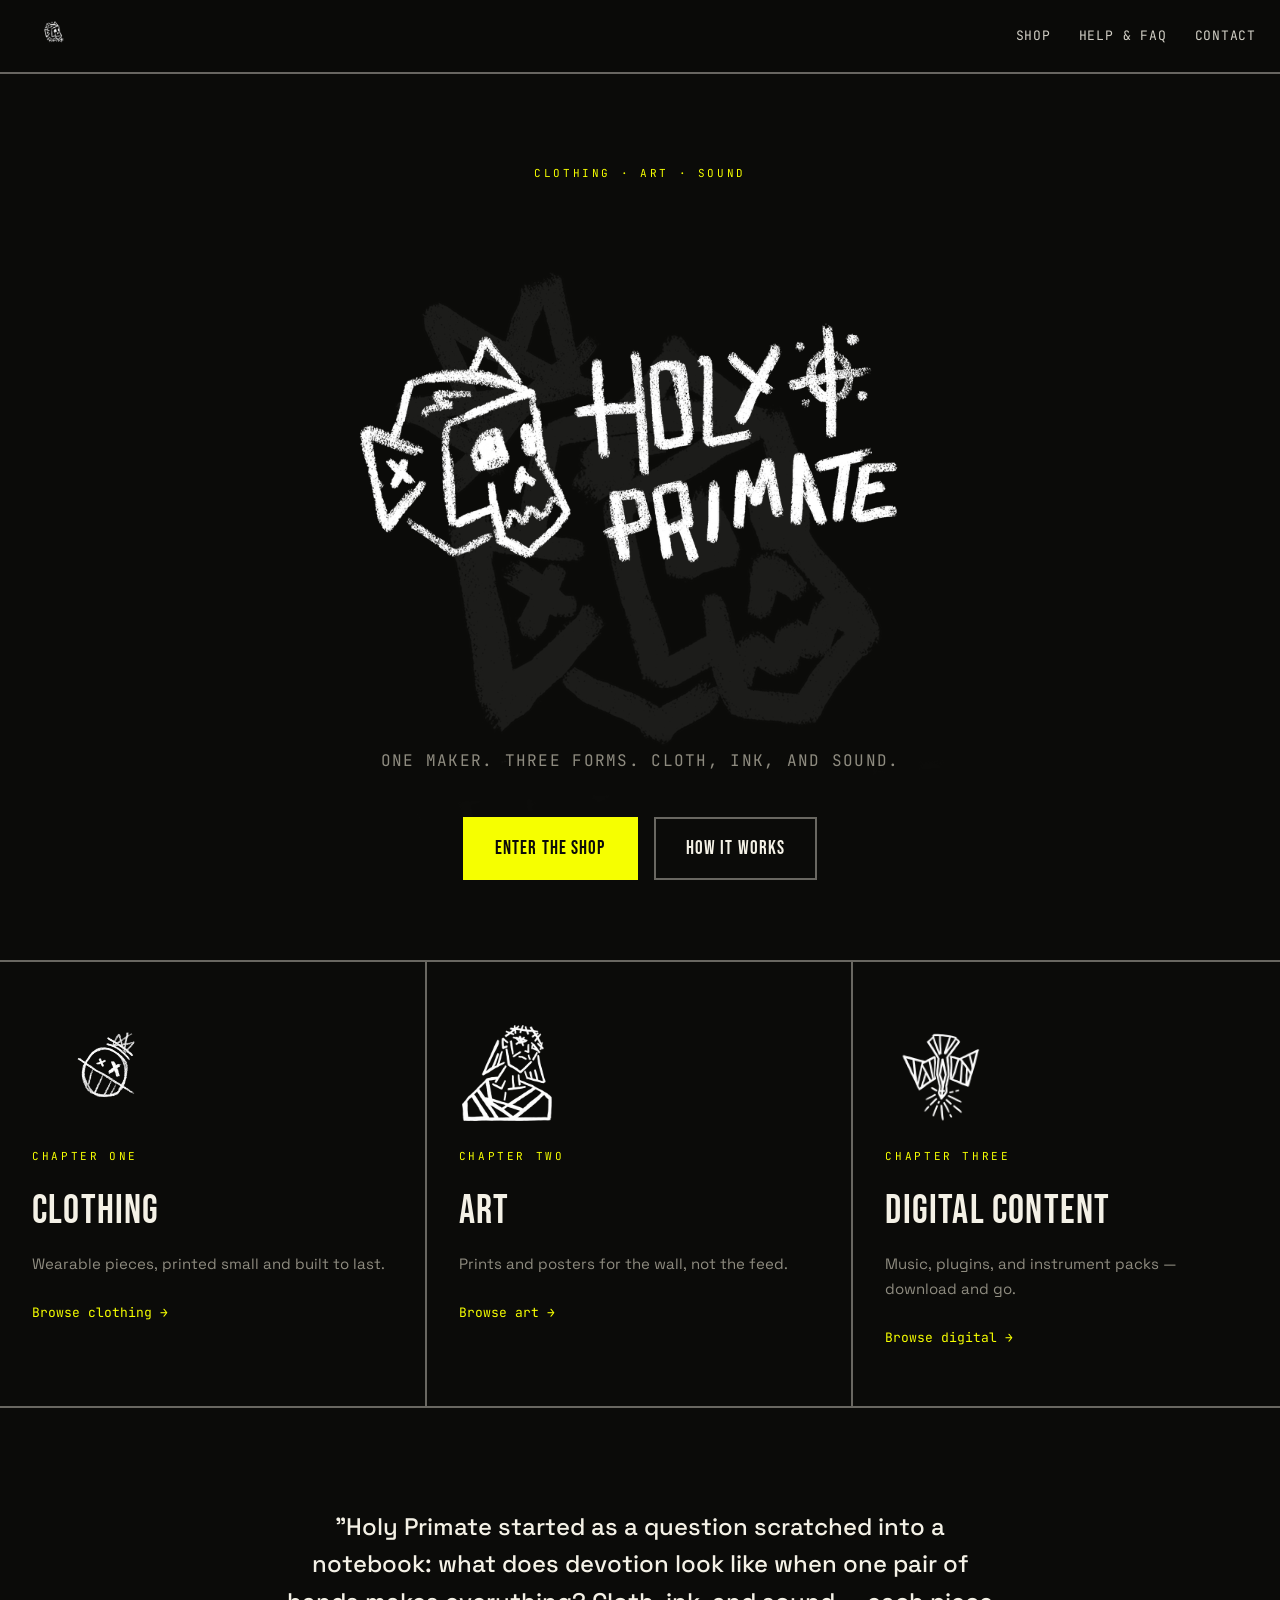
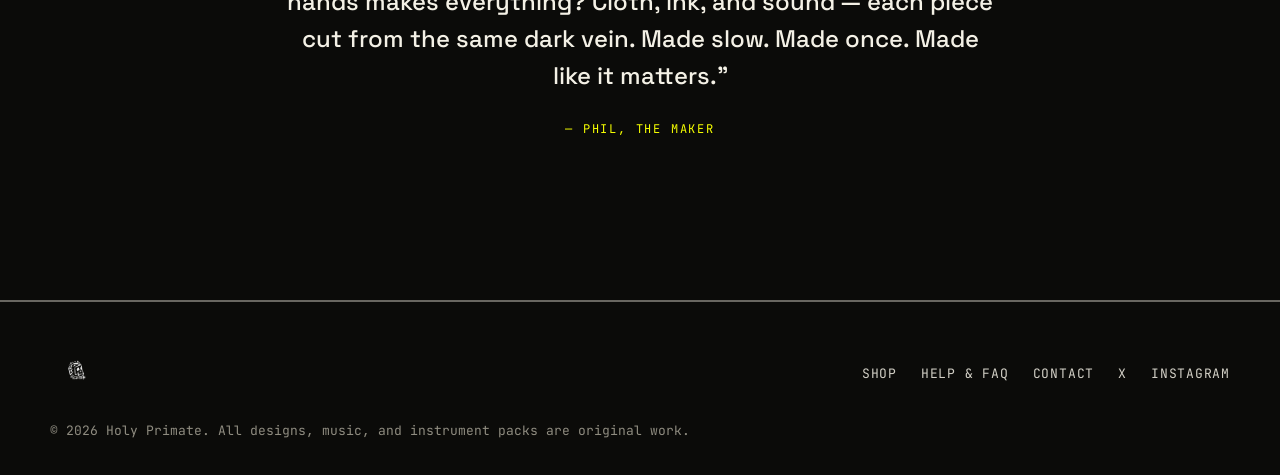
<file: index.html>
<!DOCTYPE html>
<html lang="en">
<head>
<meta charset="UTF-8">
<meta name="viewport" content="width=device-width, initial-scale=1.0">
<title>Holy Primate — Clothing, Art &amp; Sound</title>
<meta name="description" content="Wearable pieces, original art, and music, plugins, and instrument packs — everything made by Holy Primate, in one place.">
<link rel="preconnect" href="https://fonts.googleapis.com">
<link rel="preconnect" href="https://fonts.gstatic.com" crossorigin>
<link href="https://fonts.googleapis.com/css2?family=Bebas+Neue&family=Space+Grotesk:wght@400;500;600&family=JetBrains+Mono:wght@400;500&display=swap" rel="stylesheet">
<link rel="stylesheet" href="css/styles.css">
</head>
<body>

<nav class="site-nav">
  <a href="index.html" class="wordmark"><img src="img/logo-small.png" alt="Holy Primate">
  </a>
  <div class="nav-right">
    <ul class="nav-links">
      <li><a href="shop.html">Shop</a></li>
      <li><a href="help.html">Help &amp; FAQ</a></li>
      <li><a href="contact.html">Contact</a></li>
    </ul>
    <button class="nav-toggle" aria-label="Toggle menu">Menu</button>
  </div>
</nav>

<section class="hero">
  <img class="hero-mark" src="img/crown-white.png" alt="" aria-hidden="true">
  <span class="eyebrow">Clothing · Art · Sound</span>
  <img class="hero-logo" src="img/logo-lockup.png" alt="Holy Primate">
  <p class="ethos">One maker. Three forms. Cloth, ink, and sound.</p>
  <div class="actions">
    <a href="shop.html" class="btn btn-primary">Enter the shop</a>
    <a href="help.html" class="btn btn-outline">How it works</a>
  </div>
</section>

<section class="chapters">
  <a href="shop.html#clothing" class="chapter-link">
    <img class="chapter-icon" src="img/sammy.png" alt="">
    <span class="eyebrow">Chapter one</span>
    <h3>Clothing</h3>
    <p>Wearable pieces, printed small and built to last.</p>
    <span class="chapter-arrow">Browse clothing →</span>
  </a>
  <a href="shop.html#art" class="chapter-link">
    <img class="chapter-icon" src="img/jesus.png" alt="">
    <span class="eyebrow">Chapter two</span>
    <h3>Art</h3>
    <p>Prints and posters for the wall, not the feed.</p>
    <span class="chapter-arrow">Browse art →</span>
  </a>
  <a href="shop.html#digital" class="chapter-link">
    <img class="chapter-icon" src="img/dove.png" alt="">
    <span class="eyebrow">Chapter three</span>
    <h3>Digital content</h3>
    <p>Music, plugins, and instrument packs — download and go.</p>
    <span class="chapter-arrow">Browse digital →</span>
  </a>
</section>

<section class="maker-band">
  <blockquote>
    "Holy Primate started as a question scratched into a notebook: what
    does devotion look like when one pair of hands makes everything?
    Cloth, ink, and sound — each piece cut from the same dark vein.
    Made slow. Made once. Made like it matters."
  </blockquote>
  <cite>— Phil, the maker</cite>
</section>

<footer class="site-footer">
  <div class="footer-grid">
    <div class="footer-mark"><img src="img/logo-small.png" alt="Holy Primate">
    </div>
    <ul class="footer-links">
      <li><a href="shop.html">Shop</a></li>
      <li><a href="help.html">Help &amp; FAQ</a></li>
      <li><a href="contact.html">Contact</a></li>
      <li><a href="https://x.com/HolyPrimate" target="_blank" rel="noopener">X</a></li>
      <li><a href="https://www.instagram.com/holy.primate/" target="_blank" rel="noopener">Instagram</a></li>
    </ul>
  </div>
  <p class="footer-meta">© 2026 Holy Primate. All designs, music, and instrument packs are original work.</p>
</footer>

<script src="js/shopify-config.js"></script>
<script src="js/main.js"></script>
</body>
</html>
</file>
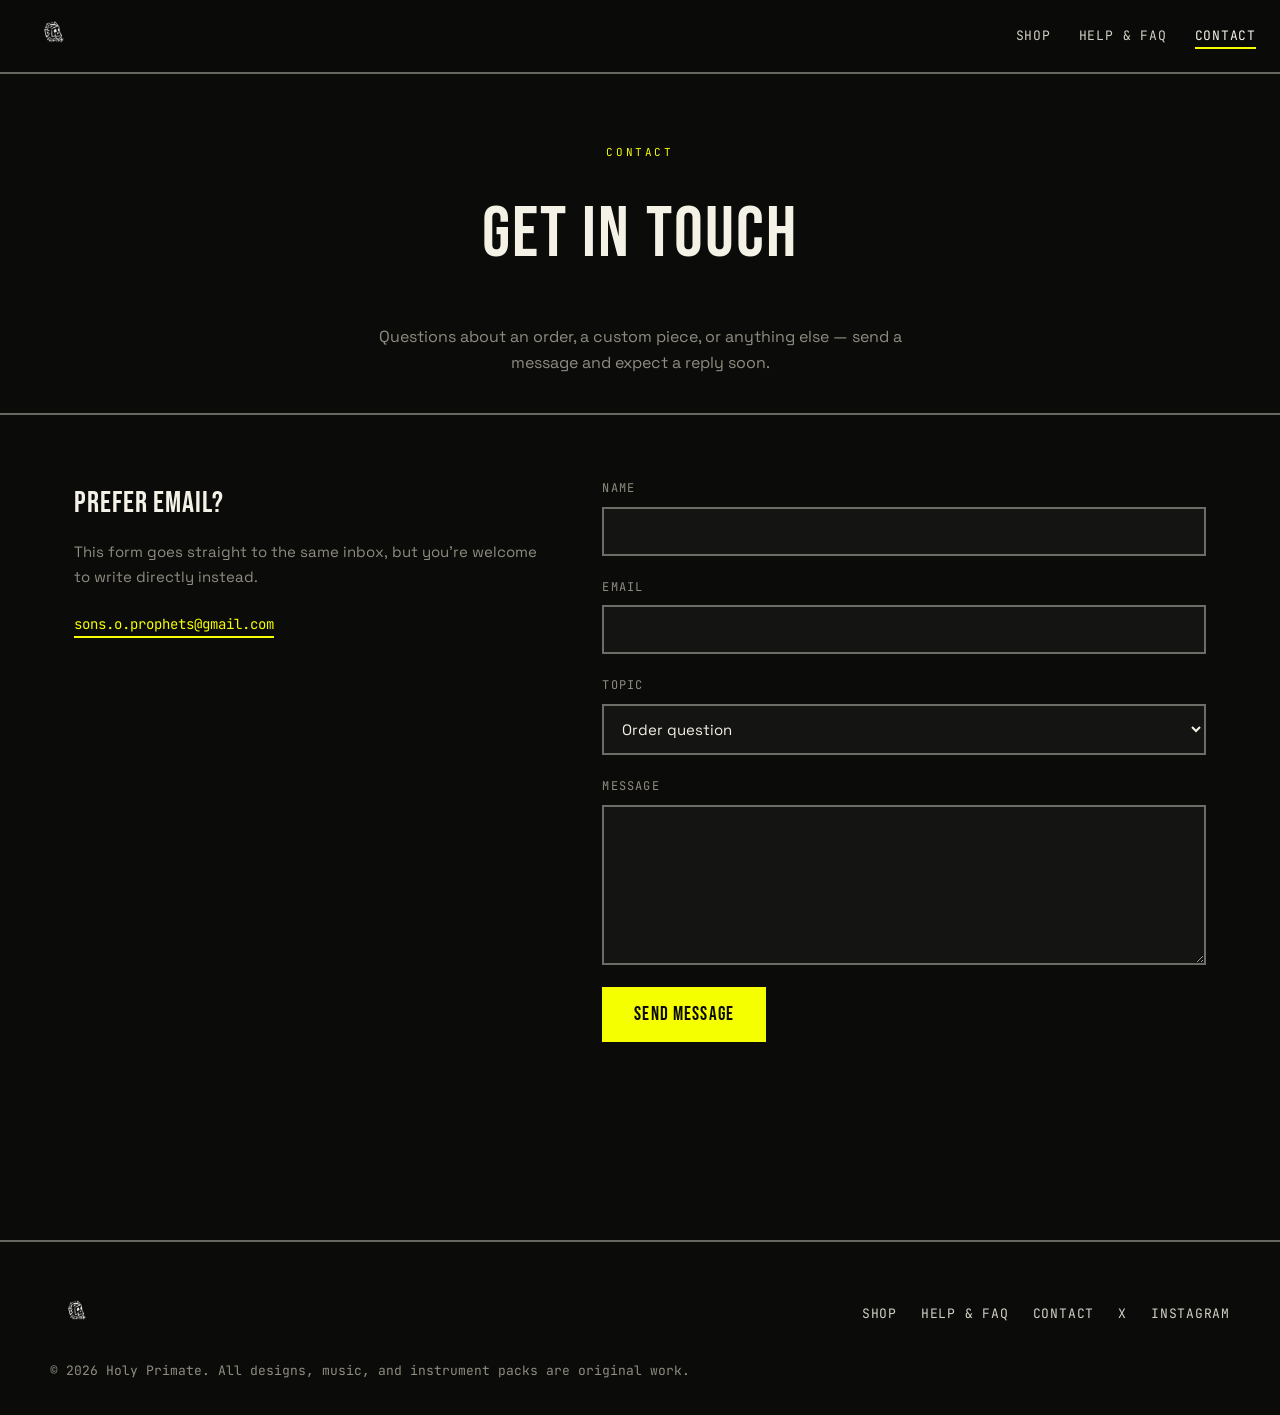
<file: contact.html>
<!DOCTYPE html>
<html lang="en">
<head>
<meta charset="UTF-8">
<meta name="viewport" content="width=device-width, initial-scale=1.0">
<title>Contact — Holy Primate</title>
<meta name="description" content="Get in touch with Holy Primate.">
<link rel="preconnect" href="https://fonts.googleapis.com">
<link rel="preconnect" href="https://fonts.gstatic.com" crossorigin>
<link href="https://fonts.googleapis.com/css2?family=Bebas+Neue&family=Space+Grotesk:wght@400;500;600&family=JetBrains+Mono:wght@400;500&display=swap" rel="stylesheet">
<link rel="stylesheet" href="css/styles.css">
</head>
<body>

<nav class="site-nav">
  <a href="index.html" class="wordmark"><img src="img/logo-small.png" alt="Holy Primate">
  </a>
  <div class="nav-right">
    <ul class="nav-links">
      <li><a href="shop.html">Shop</a></li>
      <li><a href="help.html">Help &amp; FAQ</a></li>
      <li><a href="contact.html" class="active">Contact</a></li>
    </ul>
    <button class="nav-toggle" aria-label="Toggle menu">Menu</button>
  </div>
</nav>

<header class="page-header">
  <span class="eyebrow">Contact</span>
  <h1>Get in touch</h1>
  <p>Questions about an order, a custom piece, or anything else — send a message and expect a reply soon.</p>
</header>

<div class="contact-layout">
  <div class="contact-side">
    <h2>Prefer email?</h2>
    <p>This form goes straight to the same inbox, but you're welcome to write directly instead.</p>
    <a class="email-link" href="mailto:sons.o.prophets@gmail.com">sons.o.prophets@gmail.com</a>
  </div>

  <form id="contact-form" action="https://formspree.io/f/xojggzbg" method="POST">
    <div class="form-field">
      <label for="name">Name</label>
      <input type="text" id="name" name="name" required>
    </div>
    <div class="form-field">
      <label for="email">Email</label>
      <input type="email" id="email" name="email" required>
    </div>
    <div class="form-field">
      <label for="topic">Topic</label>
      <select id="topic" name="topic">
        <option>Order question</option>
        <option>Digital download issue</option>
        <option>Wholesale / press</option>
        <option>Something else</option>
      </select>
    </div>
    <div class="form-field">
      <label for="message">Message</label>
      <textarea id="message" name="message" required></textarea>
    </div>
    <button type="submit" class="btn btn-primary">Send message</button>
    <p id="form-status" class="form-status" role="status"></p>
  </form>
</div>

<footer class="site-footer">
  <div class="footer-grid">
    <div class="footer-mark"><img src="img/logo-small.png" alt="Holy Primate">
    </div>
    <ul class="footer-links">
      <li><a href="shop.html">Shop</a></li>
      <li><a href="help.html">Help &amp; FAQ</a></li>
      <li><a href="contact.html">Contact</a></li>
      <li><a href="https://x.com/HolyPrimate" target="_blank" rel="noopener">X</a></li>
      <li><a href="https://www.instagram.com/holy.primate/" target="_blank" rel="noopener">Instagram</a></li>
    </ul>
  </div>
  <p class="footer-meta">© 2026 Holy Primate. All designs, music, and instrument packs are original work.</p>
</footer>

<script src="js/shopify-config.js"></script>
<script src="js/main.js"></script>
</body>
</html>
</file>
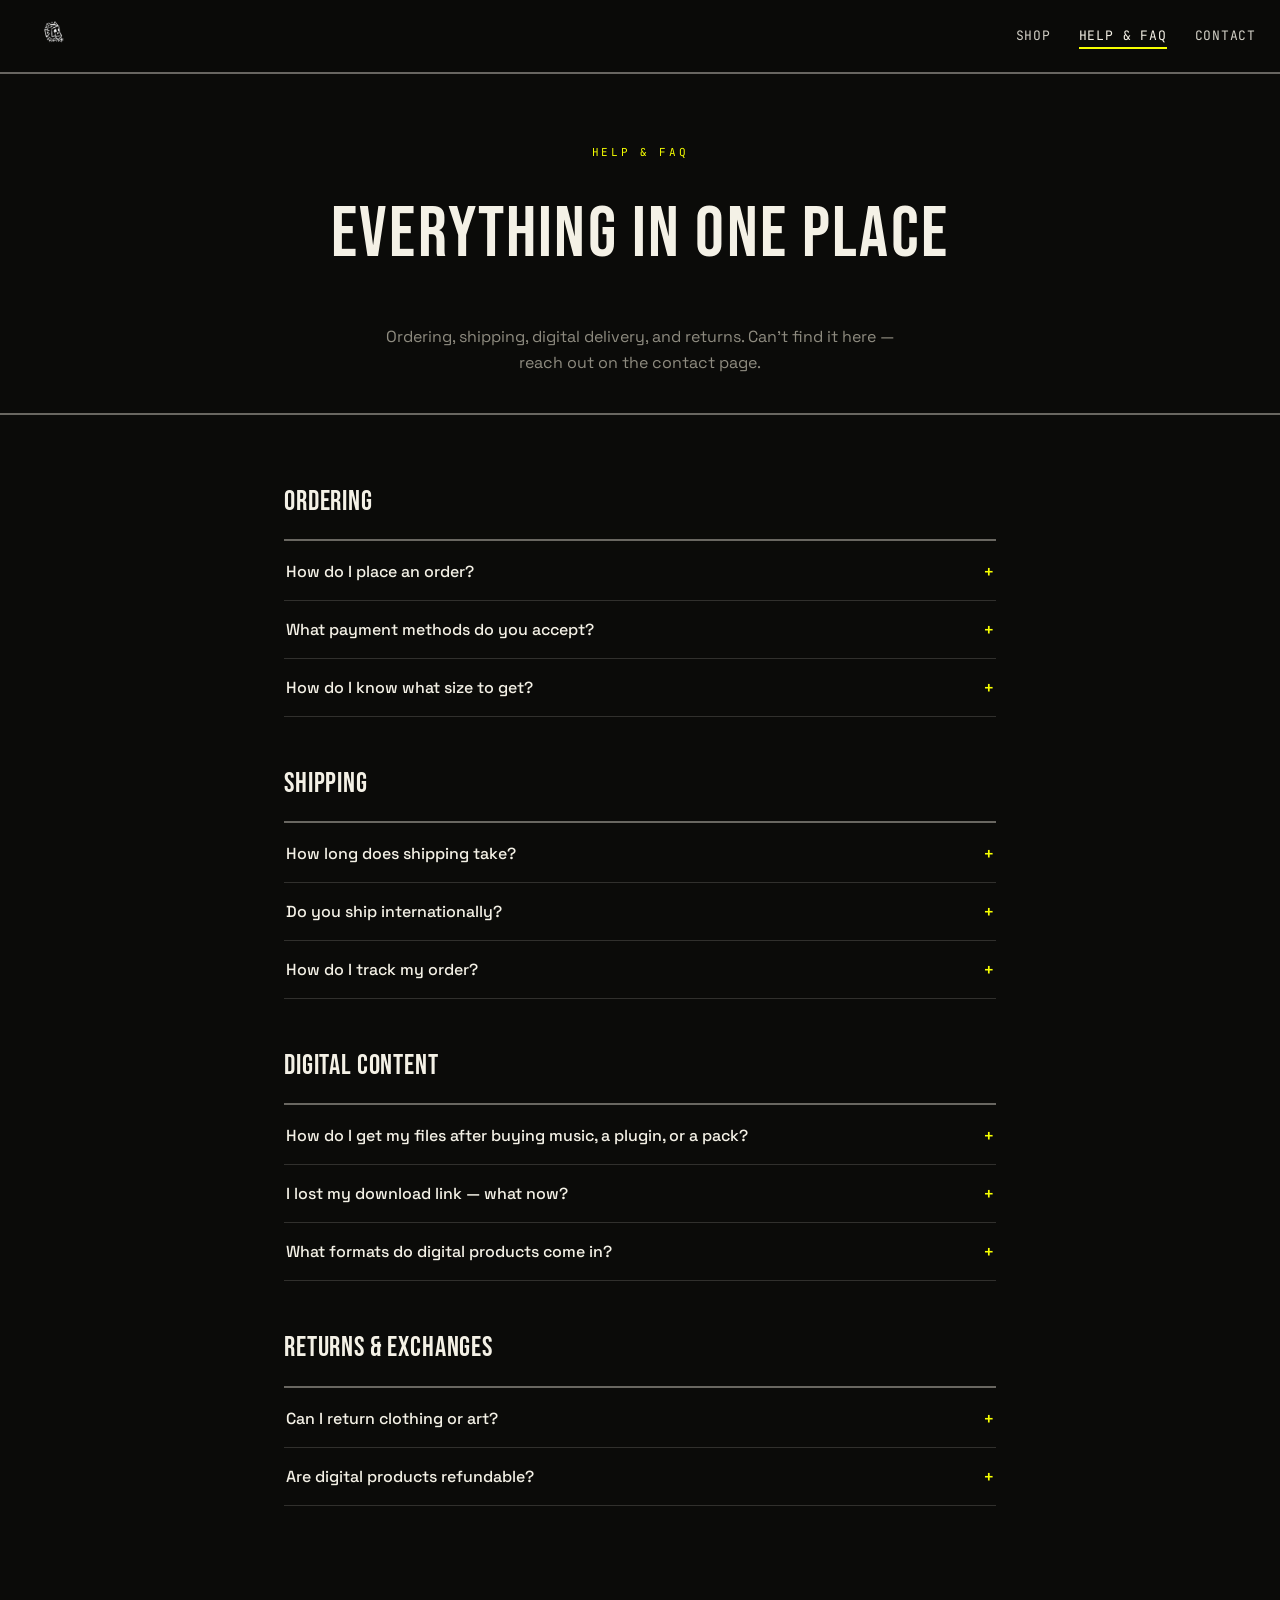
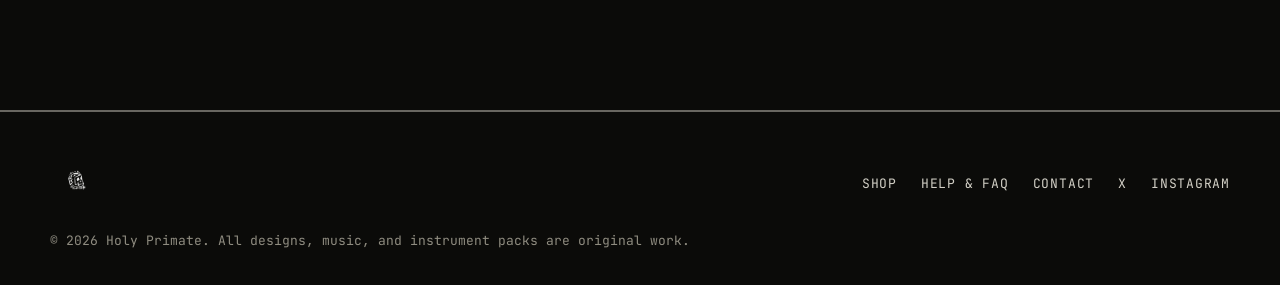
<file: help.html>
<!DOCTYPE html>
<html lang="en">
<head>
<meta charset="UTF-8">
<meta name="viewport" content="width=device-width, initial-scale=1.0">
<title>Help &amp; FAQ — Holy Primate</title>
<meta name="description" content="Ordering, shipping, digital delivery, and returns — everything you need in one place.">
<link rel="preconnect" href="https://fonts.googleapis.com">
<link rel="preconnect" href="https://fonts.gstatic.com" crossorigin>
<link href="https://fonts.googleapis.com/css2?family=Bebas+Neue&family=Space+Grotesk:wght@400;500;600&family=JetBrains+Mono:wght@400;500&display=swap" rel="stylesheet">
<link rel="stylesheet" href="css/styles.css">
</head>
<body>

<nav class="site-nav">
  <a href="index.html" class="wordmark"><img src="img/logo-small.png" alt="Holy Primate">
  </a>
  <div class="nav-right">
    <ul class="nav-links">
      <li><a href="shop.html">Shop</a></li>
      <li><a href="help.html" class="active">Help &amp; FAQ</a></li>
      <li><a href="contact.html">Contact</a></li>
    </ul>
    <button class="nav-toggle" aria-label="Toggle menu">Menu</button>
  </div>
</nav>

<header class="page-header">
  <span class="eyebrow">Help &amp; FAQ</span>
  <h1>Everything in one place</h1>
  <p>Ordering, shipping, digital delivery, and returns. Can't find it here — reach out on the contact page.</p>
</header>

<div class="faq-wrap">

  <div class="faq-group">
    <h2>Ordering</h2>
    <div class="faq-item">
      <button class="faq-question"><span>How do I place an order?</span><span class="plus">+</span></button>
      <div class="faq-answer"><div class="faq-answer-inner">Add items to your cart from the Shop page and check out securely through Shopify. You'll get an order confirmation by email right away.</div></div>
    </div>
    <div class="faq-item">
      <button class="faq-question"><span>What payment methods do you accept?</span><span class="plus">+</span></button>
      <div class="faq-answer"><div class="faq-answer-inner">All major credit and debit cards, plus any additional methods enabled at checkout (such as Shop Pay or PayPal, if turned on).</div></div>
    </div>
    <div class="faq-item">
      <button class="faq-question"><span>How do I know what size to get?</span><span class="plus">+</span></button>
      <div class="faq-answer"><div class="faq-answer-inner">Check the size chart linked on each clothing listing before ordering. Fits run true to size unless the listing says otherwise.</div></div>
    </div>
  </div>

  <div class="faq-group">
    <h2>Shipping</h2>
    <div class="faq-item">
      <button class="faq-question"><span>How long does shipping take?</span><span class="plus">+</span></button>
      <div class="faq-answer"><div class="faq-answer-inner">Everything is printed to order — nothing sits in a warehouse. Allow 2–5 business days for production, then 3–8 business days for US delivery. International takes longer depending on destination.</div></div>
    </div>
    <div class="faq-item">
      <button class="faq-question"><span>Do you ship internationally?</span><span class="plus">+</span></button>
      <div class="faq-answer"><div class="faq-answer-inner">Yes — international shipping is available at checkout, with rates and timelines calculated for your address.</div></div>
    </div>
    <div class="faq-item">
      <button class="faq-question"><span>How do I track my order?</span><span class="plus">+</span></button>
      <div class="faq-answer"><div class="faq-answer-inner">A tracking link is emailed to you as soon as your order ships.</div></div>
    </div>
  </div>

  <div class="faq-group">
    <h2>Digital content</h2>
    <div class="faq-item">
      <button class="faq-question"><span>How do I get my files after buying music, a plugin, or a pack?</span><span class="plus">+</span></button>
      <div class="faq-answer"><div class="faq-answer-inner">A download link is emailed to you immediately after purchase, and it's also available right on your order confirmation page.</div></div>
    </div>
    <div class="faq-item">
      <button class="faq-question"><span>I lost my download link — what now?</span><span class="plus">+</span></button>
      <div class="faq-answer"><div class="faq-answer-inner">Email <a href="mailto:sons.o.prophets@gmail.com" style="color:var(--relic);">sons.o.prophets@gmail.com</a> with your order number and it'll be resent.</div></div>
    </div>
    <div class="faq-item">
      <button class="faq-question"><span>What formats do digital products come in?</span><span class="plus">+</span></button>
      <div class="faq-answer"><div class="faq-answer-inner">Format is noted on each listing — typically WAV or MP3 for music, and a plugin installer or sample library for instrument packs and plugins.</div></div>
    </div>
  </div>

  <div class="faq-group">
    <h2>Returns &amp; exchanges</h2>
    <div class="faq-item">
      <button class="faq-question"><span>Can I return clothing or art?</span><span class="plus">+</span></button>
      <div class="faq-answer"><div class="faq-answer-inner">Unworn items in original condition can be returned within 14 days of delivery. Reach out on the contact page to start a return. Misprinted or damaged items are replaced free — just send a photo, no return needed.</div></div>
    </div>
    <div class="faq-item">
      <button class="faq-question"><span>Are digital products refundable?</span><span class="plus">+</span></button>
      <div class="faq-answer"><div class="faq-answer-inner">Digital purchases are final once downloaded, given the nature of the files. If something's actually broken or missing, get in touch and it'll be made right.</div></div>
    </div>
  </div>

</div>

<footer class="site-footer">
  <div class="footer-grid">
    <div class="footer-mark"><img src="img/logo-small.png" alt="Holy Primate">
    </div>
    <ul class="footer-links">
      <li><a href="shop.html">Shop</a></li>
      <li><a href="help.html">Help &amp; FAQ</a></li>
      <li><a href="contact.html">Contact</a></li>
      <li><a href="https://x.com/HolyPrimate" target="_blank" rel="noopener">X</a></li>
      <li><a href="https://www.instagram.com/holy.primate/" target="_blank" rel="noopener">Instagram</a></li>
    </ul>
  </div>
  <p class="footer-meta">© 2026 Holy Primate. All designs, music, and instrument packs are original work.</p>
</footer>

<script src="js/shopify-config.js"></script>
<script src="js/main.js"></script>
</body>
</html>
</file>
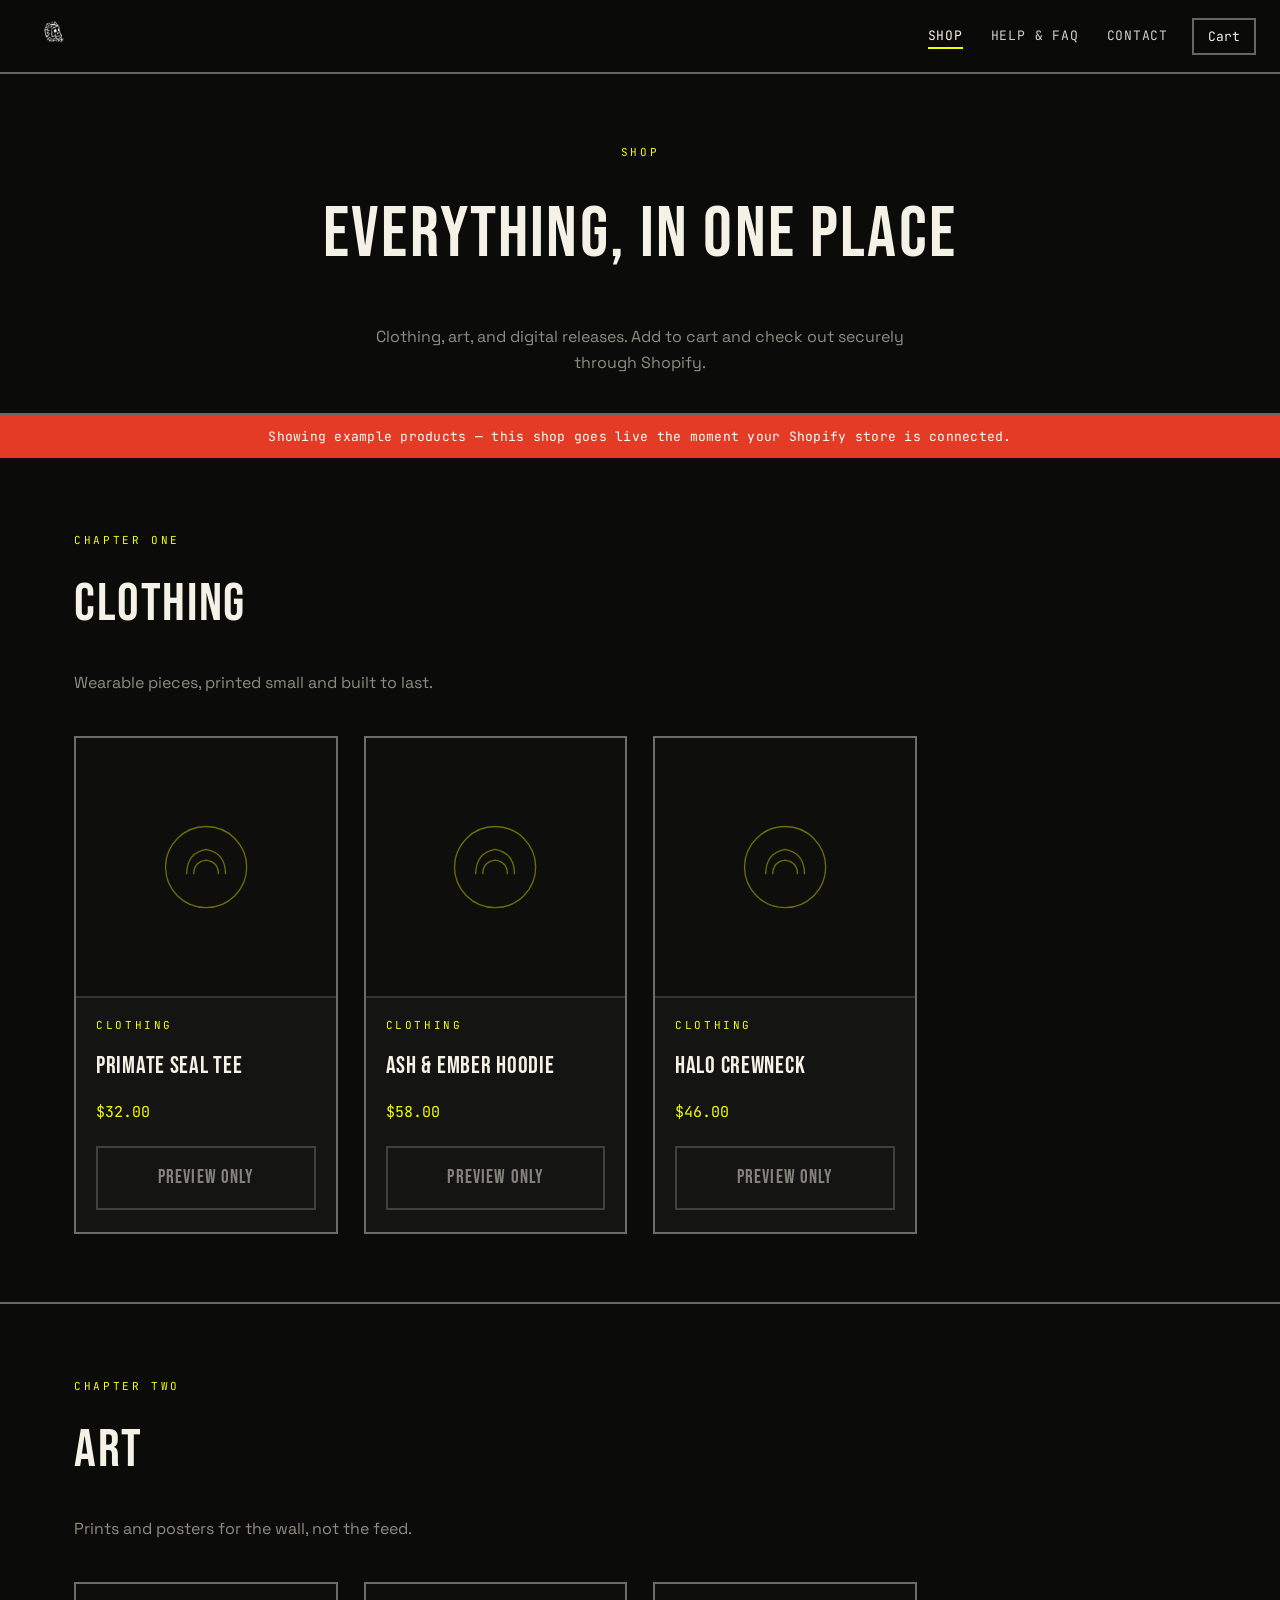
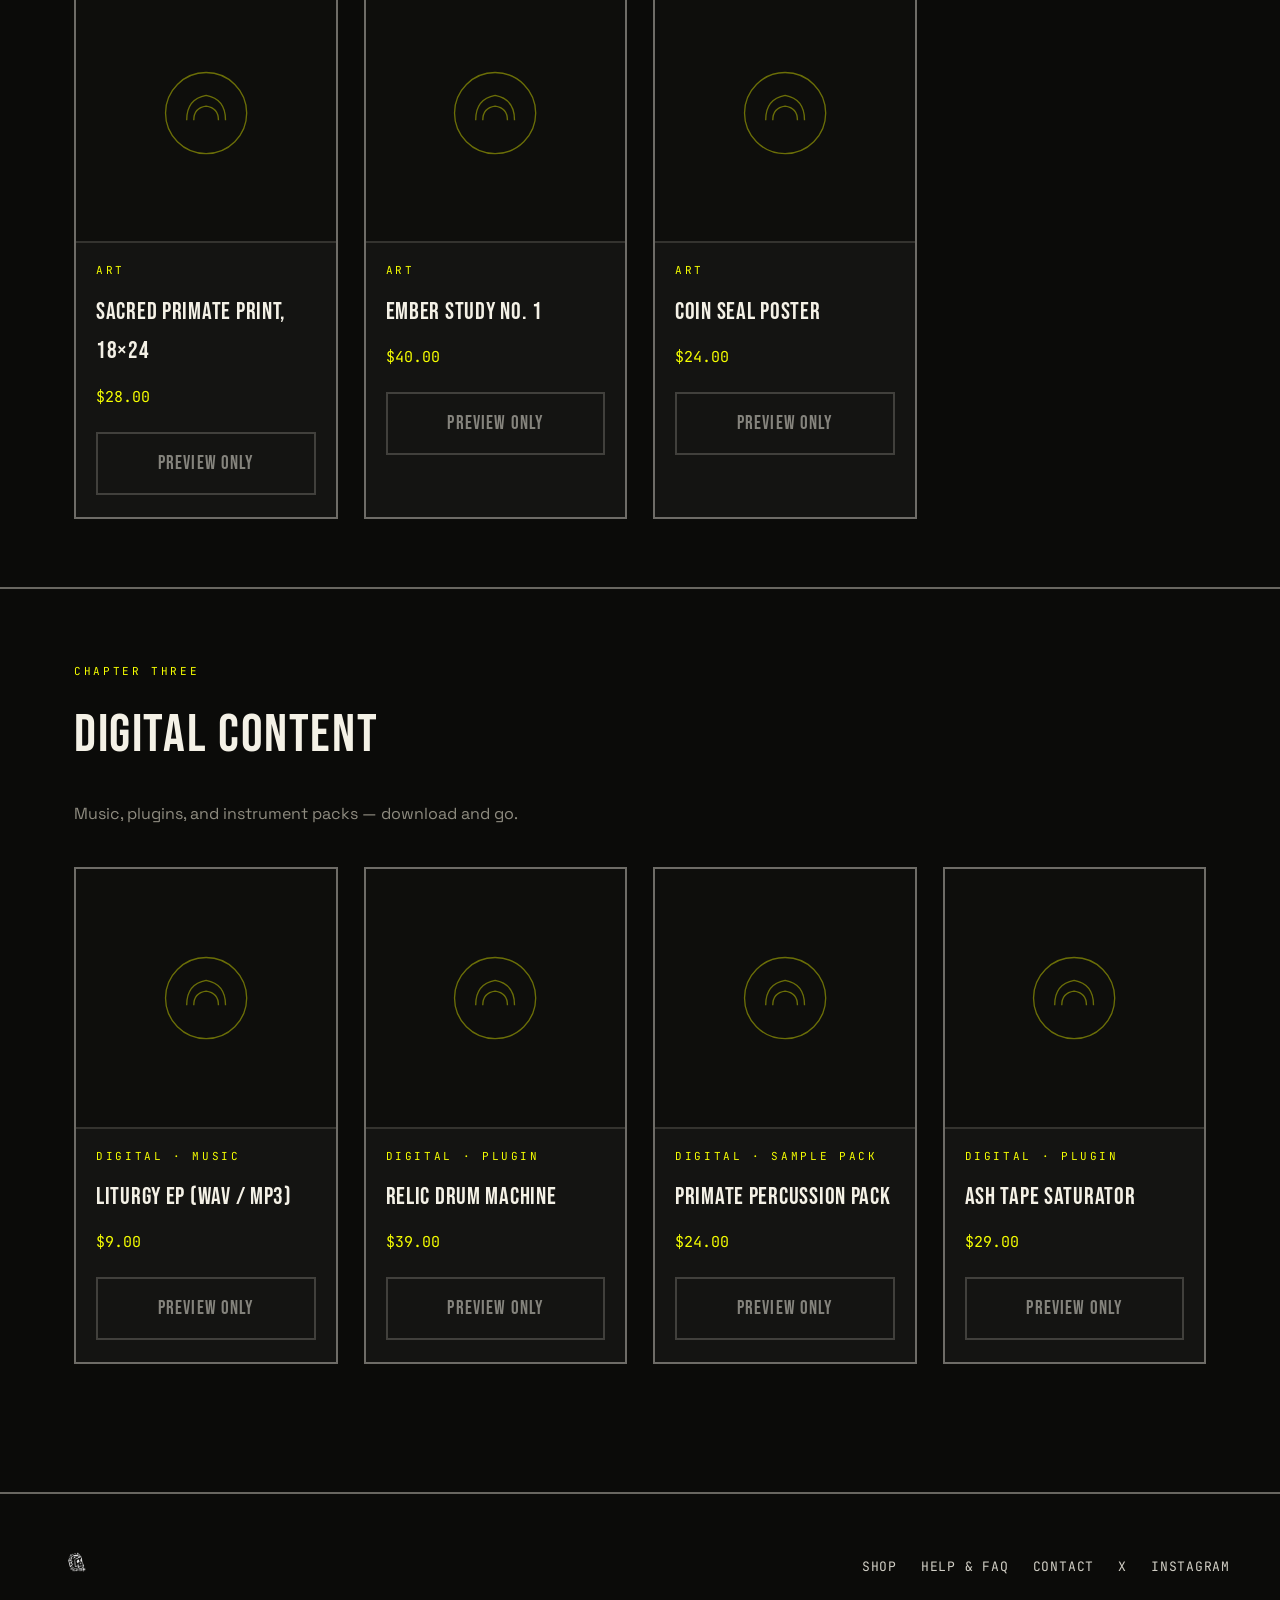
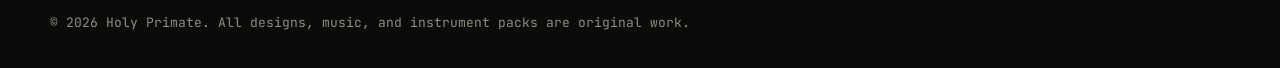
<file: shop.html>
<!DOCTYPE html>
<html lang="en">
<head>
<meta charset="UTF-8">
<meta name="viewport" content="width=device-width, initial-scale=1.0">
<title>Shop — Holy Primate</title>
<meta name="description" content="Clothing, art, and digital releases from Holy Primate.">
<link rel="preconnect" href="https://fonts.googleapis.com">
<link rel="preconnect" href="https://fonts.gstatic.com" crossorigin>
<link href="https://fonts.googleapis.com/css2?family=Bebas+Neue&family=Space+Grotesk:wght@400;500;600&family=JetBrains+Mono:wght@400;500&display=swap" rel="stylesheet">
<link rel="stylesheet" href="css/styles.css">
</head>
<body>

<nav class="site-nav">
  <a href="index.html" class="wordmark"><img src="img/logo-small.png" alt="Holy Primate">
  </a>
  <div class="nav-right">
    <ul class="nav-links">
      <li><a href="shop.html" class="active">Shop</a></li>
      <li><a href="help.html">Help &amp; FAQ</a></li>
      <li><a href="contact.html">Contact</a></li>
    </ul>
    <button class="cart-btn" id="open-cart" onclick="var c=document.getElementById('cart'); if(c &amp;&amp; c.showModal) c.showModal();">Cart</button>
    <button class="nav-toggle" aria-label="Toggle menu">Menu</button>
  </div>
</nav>

<header class="page-header">
  <span class="eyebrow">Shop</span>
  <h1>Everything, in one place</h1>
  <p>Clothing, art, and digital releases. Add to cart and check out securely through Shopify.</p>
</header>

<div id="demo-notice" class="demo-notice">
  Showing example products — this shop goes live the moment your Shopify store is connected.
</div>

<section class="chapter-section" id="clothing">
  <div class="container">
    <span class="eyebrow">Chapter one</span>
    <h2>Clothing</h2>
    <p class="chapter-line">Wearable pieces, printed small and built to last.</p>

    <div class="product-grid" data-collection="clothing" data-label="Clothing">
      <div class="product-card">
        <div class="product-media">
          <svg viewBox="0 0 100 100" fill="none" xmlns="http://www.w3.org/2000/svg" aria-hidden="true"><circle cx="50" cy="50" r="46" stroke="currentColor" stroke-width="1.5"/><path d="M28 58 Q28 34 50 30 Q72 34 72 58" stroke="currentColor" stroke-width="1.5"/><path d="M36 58 Q36 44 50 42 Q64 44 64 58" stroke="currentColor" stroke-width="1.5"/></svg>
        </div>
        <div class="product-info">
          <span class="eyebrow">Clothing</span>
          <h4>Primate Seal Tee</h4>
          <p class="product-price">$32.00</p>
          <span class="btn btn-outline btn-block" style="opacity:.5; cursor:default;">Preview only</span>
        </div>
      </div>
      <div class="product-card">
        <div class="product-media">
          <svg viewBox="0 0 100 100" fill="none" xmlns="http://www.w3.org/2000/svg" aria-hidden="true"><circle cx="50" cy="50" r="46" stroke="currentColor" stroke-width="1.5"/><path d="M28 58 Q28 34 50 30 Q72 34 72 58" stroke="currentColor" stroke-width="1.5"/><path d="M36 58 Q36 44 50 42 Q64 44 64 58" stroke="currentColor" stroke-width="1.5"/></svg>
        </div>
        <div class="product-info">
          <span class="eyebrow">Clothing</span>
          <h4>Ash &amp; Ember Hoodie</h4>
          <p class="product-price">$58.00</p>
          <span class="btn btn-outline btn-block" style="opacity:.5; cursor:default;">Preview only</span>
        </div>
      </div>
      <div class="product-card">
        <div class="product-media">
          <svg viewBox="0 0 100 100" fill="none" xmlns="http://www.w3.org/2000/svg" aria-hidden="true"><circle cx="50" cy="50" r="46" stroke="currentColor" stroke-width="1.5"/><path d="M28 58 Q28 34 50 30 Q72 34 72 58" stroke="currentColor" stroke-width="1.5"/><path d="M36 58 Q36 44 50 42 Q64 44 64 58" stroke="currentColor" stroke-width="1.5"/></svg>
        </div>
        <div class="product-info">
          <span class="eyebrow">Clothing</span>
          <h4>Halo Crewneck</h4>
          <p class="product-price">$46.00</p>
          <span class="btn btn-outline btn-block" style="opacity:.5; cursor:default;">Preview only</span>
        </div>
      </div>
    </div>
  </div>
</section>

<section class="chapter-section" id="art">
  <div class="container">
    <span class="eyebrow">Chapter two</span>
    <h2>Art</h2>
    <p class="chapter-line">Prints and posters for the wall, not the feed.</p>

    <div class="product-grid" data-collection="art" data-label="Art">
      <div class="product-card">
        <div class="product-media">
          <svg viewBox="0 0 100 100" fill="none" xmlns="http://www.w3.org/2000/svg" aria-hidden="true"><circle cx="50" cy="50" r="46" stroke="currentColor" stroke-width="1.5"/><path d="M28 58 Q28 34 50 30 Q72 34 72 58" stroke="currentColor" stroke-width="1.5"/><path d="M36 58 Q36 44 50 42 Q64 44 64 58" stroke="currentColor" stroke-width="1.5"/></svg>
        </div>
        <div class="product-info">
          <span class="eyebrow">Art</span>
          <h4>Sacred Primate Print, 18×24</h4>
          <p class="product-price">$28.00</p>
          <span class="btn btn-outline btn-block" style="opacity:.5; cursor:default;">Preview only</span>
        </div>
      </div>
      <div class="product-card">
        <div class="product-media">
          <svg viewBox="0 0 100 100" fill="none" xmlns="http://www.w3.org/2000/svg" aria-hidden="true"><circle cx="50" cy="50" r="46" stroke="currentColor" stroke-width="1.5"/><path d="M28 58 Q28 34 50 30 Q72 34 72 58" stroke="currentColor" stroke-width="1.5"/><path d="M36 58 Q36 44 50 42 Q64 44 64 58" stroke="currentColor" stroke-width="1.5"/></svg>
        </div>
        <div class="product-info">
          <span class="eyebrow">Art</span>
          <h4>Ember Study No. 1</h4>
          <p class="product-price">$40.00</p>
          <span class="btn btn-outline btn-block" style="opacity:.5; cursor:default;">Preview only</span>
        </div>
      </div>
      <div class="product-card">
        <div class="product-media">
          <svg viewBox="0 0 100 100" fill="none" xmlns="http://www.w3.org/2000/svg" aria-hidden="true"><circle cx="50" cy="50" r="46" stroke="currentColor" stroke-width="1.5"/><path d="M28 58 Q28 34 50 30 Q72 34 72 58" stroke="currentColor" stroke-width="1.5"/><path d="M36 58 Q36 44 50 42 Q64 44 64 58" stroke="currentColor" stroke-width="1.5"/></svg>
        </div>
        <div class="product-info">
          <span class="eyebrow">Art</span>
          <h4>Coin Seal Poster</h4>
          <p class="product-price">$24.00</p>
          <span class="btn btn-outline btn-block" style="opacity:.5; cursor:default;">Preview only</span>
        </div>
      </div>
    </div>
  </div>
</section>

<section class="chapter-section" id="digital" style="border-bottom:none;">
  <div class="container">
    <span class="eyebrow">Chapter three</span>
    <h2>Digital content</h2>
    <p class="chapter-line">Music, plugins, and instrument packs — download and go.</p>

    <div class="product-grid" data-collection="digital" data-label="Digital">
      <div class="product-card">
        <div class="product-media">
          <svg viewBox="0 0 100 100" fill="none" xmlns="http://www.w3.org/2000/svg" aria-hidden="true"><circle cx="50" cy="50" r="46" stroke="currentColor" stroke-width="1.5"/><path d="M28 58 Q28 34 50 30 Q72 34 72 58" stroke="currentColor" stroke-width="1.5"/><path d="M36 58 Q36 44 50 42 Q64 44 64 58" stroke="currentColor" stroke-width="1.5"/></svg>
        </div>
        <div class="product-info">
          <span class="eyebrow">Digital · Music</span>
          <h4>Liturgy EP (WAV / MP3)</h4>
          <p class="product-price">$9.00</p>
          <span class="btn btn-outline btn-block" style="opacity:.5; cursor:default;">Preview only</span>
        </div>
      </div>
      <div class="product-card">
        <div class="product-media">
          <svg viewBox="0 0 100 100" fill="none" xmlns="http://www.w3.org/2000/svg" aria-hidden="true"><circle cx="50" cy="50" r="46" stroke="currentColor" stroke-width="1.5"/><path d="M28 58 Q28 34 50 30 Q72 34 72 58" stroke="currentColor" stroke-width="1.5"/><path d="M36 58 Q36 44 50 42 Q64 44 64 58" stroke="currentColor" stroke-width="1.5"/></svg>
        </div>
        <div class="product-info">
          <span class="eyebrow">Digital · Plugin</span>
          <h4>Relic Drum Machine</h4>
          <p class="product-price">$39.00</p>
          <span class="btn btn-outline btn-block" style="opacity:.5; cursor:default;">Preview only</span>
        </div>
      </div>
      <div class="product-card">
        <div class="product-media">
          <svg viewBox="0 0 100 100" fill="none" xmlns="http://www.w3.org/2000/svg" aria-hidden="true"><circle cx="50" cy="50" r="46" stroke="currentColor" stroke-width="1.5"/><path d="M28 58 Q28 34 50 30 Q72 34 72 58" stroke="currentColor" stroke-width="1.5"/><path d="M36 58 Q36 44 50 42 Q64 44 64 58" stroke="currentColor" stroke-width="1.5"/></svg>
        </div>
        <div class="product-info">
          <span class="eyebrow">Digital · Sample pack</span>
          <h4>Primate Percussion Pack</h4>
          <p class="product-price">$24.00</p>
          <span class="btn btn-outline btn-block" style="opacity:.5; cursor:default;">Preview only</span>
        </div>
      </div>
      <div class="product-card">
        <div class="product-media">
          <svg viewBox="0 0 100 100" fill="none" xmlns="http://www.w3.org/2000/svg" aria-hidden="true"><circle cx="50" cy="50" r="46" stroke="currentColor" stroke-width="1.5"/><path d="M28 58 Q28 34 50 30 Q72 34 72 58" stroke="currentColor" stroke-width="1.5"/><path d="M36 58 Q36 44 50 42 Q64 44 64 58" stroke="currentColor" stroke-width="1.5"/></svg>
        </div>
        <div class="product-info">
          <span class="eyebrow">Digital · Plugin</span>
          <h4>Ash Tape Saturator</h4>
          <p class="product-price">$29.00</p>
          <span class="btn btn-outline btn-block" style="opacity:.5; cursor:default;">Preview only</span>
        </div>
      </div>
    </div>
  </div>
</section>

<footer class="site-footer">
  <div class="footer-grid">
    <div class="footer-mark"><img src="img/logo-small.png" alt="Holy Primate">
    </div>
    <ul class="footer-links">
      <li><a href="shop.html">Shop</a></li>
      <li><a href="help.html">Help &amp; FAQ</a></li>
      <li><a href="contact.html">Contact</a></li>
      <li><a href="https://x.com/HolyPrimate" target="_blank" rel="noopener">X</a></li>
      <li><a href="https://www.instagram.com/holy.primate/" target="_blank" rel="noopener">Instagram</a></li>
    </ul>
  </div>
  <p class="footer-meta">© 2026 Holy Primate. All designs, music, and instrument packs are original work.</p>
</footer>

<script src="js/shopify-config.js"></script>
<script src="js/main.js"></script>
</body>
</html>
</file>
<file: css/styles.css>
/* ==========================================================================
   HOLY PRIMATE — design system v2 "MARKER"
   Built from Phil's actual artwork: raw white marker linework on true black,
   acid yellow (#F6FF00) accent, punk-zine-meets-devotional energy.
   Bebas Neue (loud/condensed) + Space Grotesk (clean) + JetBrains Mono (labels).
   ========================================================================== */

:root {
  --ink: #0b0b09;
  --surface: #141412;
  --surface-2: #1c1c19;
  --bone: #f4f1e6;
  --dust: #8f8c80;
  --relic: #f6ff00;
  --relic-bright: #ffff4d;
  --ember: #e33b26;
  --line: rgba(244, 241, 230, 0.16);
  --line-strong: rgba(244, 241, 230, 0.4);

  --font-display: 'Bebas Neue', 'Space Grotesk', sans-serif;
  --font-body: 'Space Grotesk', sans-serif;
  --font-mono: 'JetBrains Mono', monospace;

  --container: 1180px;
}

* { box-sizing: border-box; }

html { scroll-behavior: smooth; }

body {
  margin: 0;
  background: var(--ink);
  color: var(--bone);
  font-family: var(--font-body);
  font-size: 16px;
  line-height: 1.65;
  -webkit-font-smoothing: antialiased;
}

img { max-width: 100%; display: block; }
a { color: inherit; }
button { font-family: inherit; }

h1, h2, h3, h4 {
  font-family: var(--font-display);
  font-weight: 400;
  letter-spacing: 0.03em;
  text-transform: uppercase;
  margin: 0 0 0.4em;
}

p { margin: 0 0 1em; }

.container { max-width: var(--container); margin: 0 auto; padding: 0 24px; }

.eyebrow {
  font-family: var(--font-mono);
  font-size: 11px;
  letter-spacing: 0.24em;
  text-transform: uppercase;
  color: var(--relic);
  display: inline-block;
}

a:focus-visible, button:focus-visible, input:focus-visible, textarea:focus-visible, select:focus-visible {
  outline: 2px solid var(--relic);
  outline-offset: 2px;
}

/* ---------- Nav ---------- */

.site-nav {
  position: sticky;
  top: 0;
  z-index: 50;
  display: flex;
  align-items: center;
  justify-content: space-between;
  padding: 14px 24px;
  background: rgba(11, 11, 9, 0.94);
  backdrop-filter: blur(6px);
  border-bottom: 2px solid var(--line-strong);
}

.wordmark {
  display: flex;
  align-items: center;
  gap: 10px;
  text-decoration: none;
  color: var(--bone);
  white-space: nowrap;
}

.wordmark img { height: 44px; width: auto; }
.wordmark svg { width: 26px; height: 26px; flex-shrink: 0; color: var(--relic); }

.nav-right { display: flex; align-items: center; gap: 24px; }

.nav-links {
  display: flex;
  gap: 28px;
  list-style: none;
  margin: 0;
  padding: 0;
  font-family: var(--font-mono);
  font-size: 13px;
  letter-spacing: 0.06em;
  text-transform: uppercase;
}

.nav-links a {
  text-decoration: none;
  opacity: 0.85;
  padding-bottom: 3px;
  border-bottom: 2px solid transparent;
  transition: border-color .15s, opacity .15s, color .15s;
}

.nav-links a:hover, .nav-links a:focus-visible { opacity: 1; color: var(--relic); border-color: var(--relic); }
.nav-links a.active { border-color: var(--relic); opacity: 1; }

.cart-btn {
  background: none;
  border: 2px solid var(--line-strong);
  color: var(--bone);
  font-family: var(--font-mono);
  font-size: 13px;
  padding: 8px 14px;
  cursor: pointer;
  transition: border-color .15s, color .15s, box-shadow .15s;
}
.cart-btn:hover { border-color: var(--relic); color: var(--relic); box-shadow: 3px 3px 0 var(--relic); }

.nav-toggle {
  display: none;
  background: none;
  border: 2px solid var(--line-strong);
  color: var(--bone);
  padding: 8px 10px;
  cursor: pointer;
}

@media (max-width: 760px) {
  .nav-links {
    display: none;
    position: absolute;
    top: 100%;
    left: 0;
    right: 0;
    flex-direction: column;
    background: var(--ink);
    padding: 18px 24px 22px;
    border-bottom: 2px solid var(--line-strong);
    gap: 16px;
  }
  .nav-links.open { display: flex; }
  .nav-toggle { display: inline-flex; }
}

/* ---------- Buttons ---------- */

.btn {
  display: inline-flex;
  align-items: center;
  justify-content: center;
  gap: 8px;
  padding: 14px 30px;
  font-family: var(--font-display);
  font-size: 19px;
  letter-spacing: 0.06em;
  text-transform: uppercase;
  text-decoration: none;
  cursor: pointer;
  border: 2px solid transparent;
  transition: transform .12s ease, box-shadow .12s ease, background .12s ease, border-color .12s ease, color .12s ease;
}

.btn-primary { background: var(--relic); color: #0b0b09; border-color: var(--relic); }
.btn-primary:hover { transform: translate(-2px, -2px); box-shadow: 4px 4px 0 var(--bone); background: var(--relic-bright); }
.btn-primary:disabled, .btn-primary[shopify-attr\:disabled] { opacity: 0.45; cursor: not-allowed; transform: none; box-shadow: none; }

.btn-outline { background: transparent; border-color: var(--line-strong); color: var(--bone); }
.btn-outline:hover { border-color: var(--relic); color: var(--relic); transform: translate(-2px, -2px); box-shadow: 4px 4px 0 var(--relic); }

.btn-block { width: 100%; }

/* ---------- Hero (home) ---------- */

.hero {
  position: relative;
  min-height: 82vh;
  display: flex;
  flex-direction: column;
  align-items: center;
  justify-content: center;
  text-align: center;
  padding: 90px 24px 80px;
  overflow: hidden;
}

.hero-mark {
  position: absolute;
  width: 560px;
  height: auto;
  max-width: 130vw;
  opacity: 0.07;
  top: 50%;
  left: 50%;
  transform: translate(-50%, -50%) rotate(-6deg);
  pointer-events: none;
}

.hero .eyebrow { margin-bottom: 26px; position: relative; z-index: 1; }

.hero-logo {
  width: min(680px, 88vw);
  height: auto;
  position: relative;
  z-index: 1;
  margin: 0 auto;
}

.hero h1 {
  font-size: clamp(52px, 10vw, 120px);
  margin: 0;
  position: relative;
  z-index: 1;
  line-height: 0.95;
}

.hero .ethos {
  font-family: var(--font-mono);
  font-size: clamp(13px, 1.8vw, 16px);
  letter-spacing: 0.08em;
  text-transform: uppercase;
  color: var(--dust);
  max-width: 640px;
  margin: 30px auto 42px;
  position: relative;
  z-index: 1;
}

.hero .actions { position: relative; z-index: 1; display: flex; gap: 16px; flex-wrap: wrap; justify-content: center; }

/* ---------- Chapters (home) ---------- */

.chapters {
  display: grid;
  grid-template-columns: repeat(3, 1fr);
  border-top: 2px solid var(--line-strong);
  border-bottom: 2px solid var(--line-strong);
}

.chapter-link {
  display: block;
  padding: 52px 32px 56px;
  border-right: 2px solid var(--line-strong);
  text-decoration: none;
  color: var(--bone);
  transition: background .15s;
  position: relative;
}

.chapter-link:last-child { border-right: none; }
.chapter-link:hover { background: var(--surface); }

.chapter-icon {
  height: 110px;
  width: auto;
  margin: 0 0 18px;
  filter: none;
  transition: transform .15s ease;
}
.chapter-link:hover .chapter-icon { transform: rotate(-3deg) scale(1.06); }

.chapter-link h3 { font-size: 40px; margin: 10px 0 8px; }
.chapter-link:hover h3 { color: var(--relic); text-shadow: 2px 0 0 #ff2fd6, -2px 0 0 #00e5ff; }
.chapter-link p { color: var(--dust); font-size: 15px; margin: 0 0 22px; }
.chapter-arrow { font-family: var(--font-mono); font-size: 13px; color: var(--relic); }

@media (max-width: 860px) {
  .chapters { grid-template-columns: 1fr; }
  .chapter-link { border-right: none; border-bottom: 2px solid var(--line-strong); }
  .chapter-link:last-child { border-bottom: none; }
}

/* ---------- Maker band (home) ---------- */

.maker-band { padding: 100px 24px; text-align: center; }

.maker-band blockquote {
  font-family: var(--font-body);
  font-size: clamp(18px, 2.4vw, 24px);
  font-weight: 500;
  max-width: 720px;
  margin: 0 auto;
  line-height: 1.55;
  color: var(--bone);
}

.maker-band cite {
  display: block;
  font-family: var(--font-mono);
  font-size: 12px;
  letter-spacing: 0.15em;
  text-transform: uppercase;
  color: var(--relic);
  margin-top: 26px;
  font-style: normal;
}

/* ---------- Page header (interior pages) ---------- */

.page-header { padding: 64px 24px 36px; border-bottom: 2px solid var(--line-strong); text-align: center; }
.page-header h1 { font-size: clamp(42px, 7vw, 72px); margin-top: 12px; }
.page-header p { color: var(--dust); max-width: 540px; margin: 14px auto 0; }

/* ---------- Demo notice ---------- */

.demo-notice {
  background: var(--ember);
  color: #fff;
  font-family: var(--font-mono);
  font-size: 13px;
  text-align: center;
  padding: 11px 20px;
  letter-spacing: 0.02em;
}

/* ---------- Shop sections ---------- */

.chapter-section { padding: 68px 0; border-bottom: 2px solid var(--line-strong); }
.chapter-section .container > .eyebrow { margin-bottom: 10px; }
.chapter-section h2 { font-size: clamp(36px, 5vw, 54px); }
.chapter-section .chapter-line { color: var(--dust); max-width: 520px; margin: 6px 0 0; }

.product-grid {
  display: grid;
  grid-template-columns: repeat(auto-fill, minmax(230px, 1fr));
  gap: 26px;
  margin-top: 40px;
}

.product-card {
  background: var(--surface);
  border: 2px solid var(--line-strong);
  display: flex;
  flex-direction: column;
  transition: transform .12s ease, box-shadow .12s ease, border-color .12s ease;
}

.product-card:hover {
  transform: translate(-3px, -3px);
  box-shadow: 6px 6px 0 var(--relic);
  border-color: var(--bone);
}

.product-media {
  aspect-ratio: 1;
  background: #0e0e0c;
  display: flex;
  align-items: center;
  justify-content: center;
  position: relative;
  overflow: hidden;
  border-bottom: 2px solid var(--line);
}

.product-media svg { width: 34%; opacity: 0.4; color: var(--relic); }
.product-media img { width: 100%; height: 100%; object-fit: cover; }

.product-info { padding: 18px 20px 22px; display: flex; flex-direction: column; gap: 6px; flex: 1; }
.product-info h4 { font-size: 24px; margin: 6px 0 0; }
.product-price { font-family: var(--font-mono); font-size: 15px; color: var(--relic); margin: 8px 0 0; }
.product-info .btn { margin-top: 16px; }
.product-info shopify-variant-selector { margin-top: 10px; font-size: 13px; }

/* ---------- Contact form ---------- */

.contact-layout {
  display: grid;
  grid-template-columns: 1fr 1.3fr;
  gap: 64px;
  padding: 64px 24px 100px;
  max-width: var(--container);
  margin: 0 auto;
}

.contact-side h2 { font-size: 30px; }
.contact-side p { color: var(--dust); font-size: 15px; }
.contact-side .email-link {
  display: inline-block;
  margin-top: 8px;
  font-family: var(--font-mono);
  font-size: 14px;
  color: var(--relic);
  text-decoration: none;
  border-bottom: 2px solid var(--relic);
}

.form-field { display: flex; flex-direction: column; gap: 8px; margin-bottom: 22px; }
.form-field label {
  font-family: var(--font-mono);
  font-size: 12px;
  letter-spacing: 0.1em;
  text-transform: uppercase;
  color: var(--dust);
}

.form-field input, .form-field select, .form-field textarea {
  background: var(--surface);
  border: 2px solid var(--line-strong);
  color: var(--bone);
  padding: 13px 14px;
  font-family: var(--font-body);
  font-size: 15px;
}

.form-field textarea { min-height: 160px; resize: vertical; }
.form-field input:focus, .form-field textarea:focus, .form-field select:focus { outline: none; border-color: var(--relic); }

.form-status { margin-top: 4px; font-size: 14px; min-height: 20px; }
.form-status.success { color: #9bc48a; }
.form-status.error { color: #e8846d; }

@media (max-width: 820px) {
  .contact-layout { grid-template-columns: 1fr; gap: 40px; }
}

/* ---------- Help / FAQ ---------- */

.faq-wrap { max-width: 760px; margin: 0 auto; padding: 64px 24px 100px; }
.faq-group { margin-bottom: 44px; }
.faq-group h2 { font-size: 28px; border-bottom: 2px solid var(--line-strong); padding-bottom: 14px; margin-bottom: 2px; }

.faq-item { border-bottom: 1px solid var(--line); }
.faq-question {
  width: 100%;
  text-align: left;
  background: none;
  border: none;
  color: var(--bone);
  font-family: var(--font-body);
  font-size: 16px;
  font-weight: 500;
  padding: 18px 2px;
  display: flex;
  justify-content: space-between;
  align-items: center;
  gap: 16px;
  cursor: pointer;
}

.faq-question .plus { font-family: var(--font-mono); color: var(--relic); transition: transform .2s; flex-shrink: 0; }
.faq-item.open .plus { transform: rotate(45deg); }

.faq-answer { max-height: 0; overflow: hidden; transition: max-height .25s ease; }
.faq-item.open .faq-answer { max-height: 400px; }
.faq-answer-inner { padding: 0 2px 20px; color: var(--dust); font-size: 15px; }

/* ---------- Footer ---------- */

.site-footer { border-top: 2px solid var(--line-strong); padding: 52px 24px 34px; margin-top: 60px; }

.footer-grid {
  max-width: var(--container);
  margin: 0 auto;
  display: flex;
  justify-content: space-between;
  align-items: center;
  flex-wrap: wrap;
  gap: 28px;
}

.footer-mark { display: flex; align-items: center; gap: 10px; }
.footer-mark img { height: 40px; width: auto; }
.footer-mark svg { width: 22px; height: 22px; color: var(--relic); }

.footer-links { display: flex; gap: 24px; list-style: none; padding: 0; margin: 0; font-family: var(--font-mono); font-size: 13px; text-transform: uppercase; letter-spacing: 0.06em; flex-wrap: wrap; }
.footer-links a { text-decoration: none; opacity: 0.85; }
.footer-links a:hover { opacity: 1; color: var(--relic); }

.footer-meta {
  max-width: var(--container);
  margin: 26px auto 0;
  color: var(--dust);
  font-size: 13px;
  font-family: var(--font-mono);
}

@media (prefers-reduced-motion: reduce) {
  * { transition: none !important; scroll-behavior: auto !important; }
}
</file>
